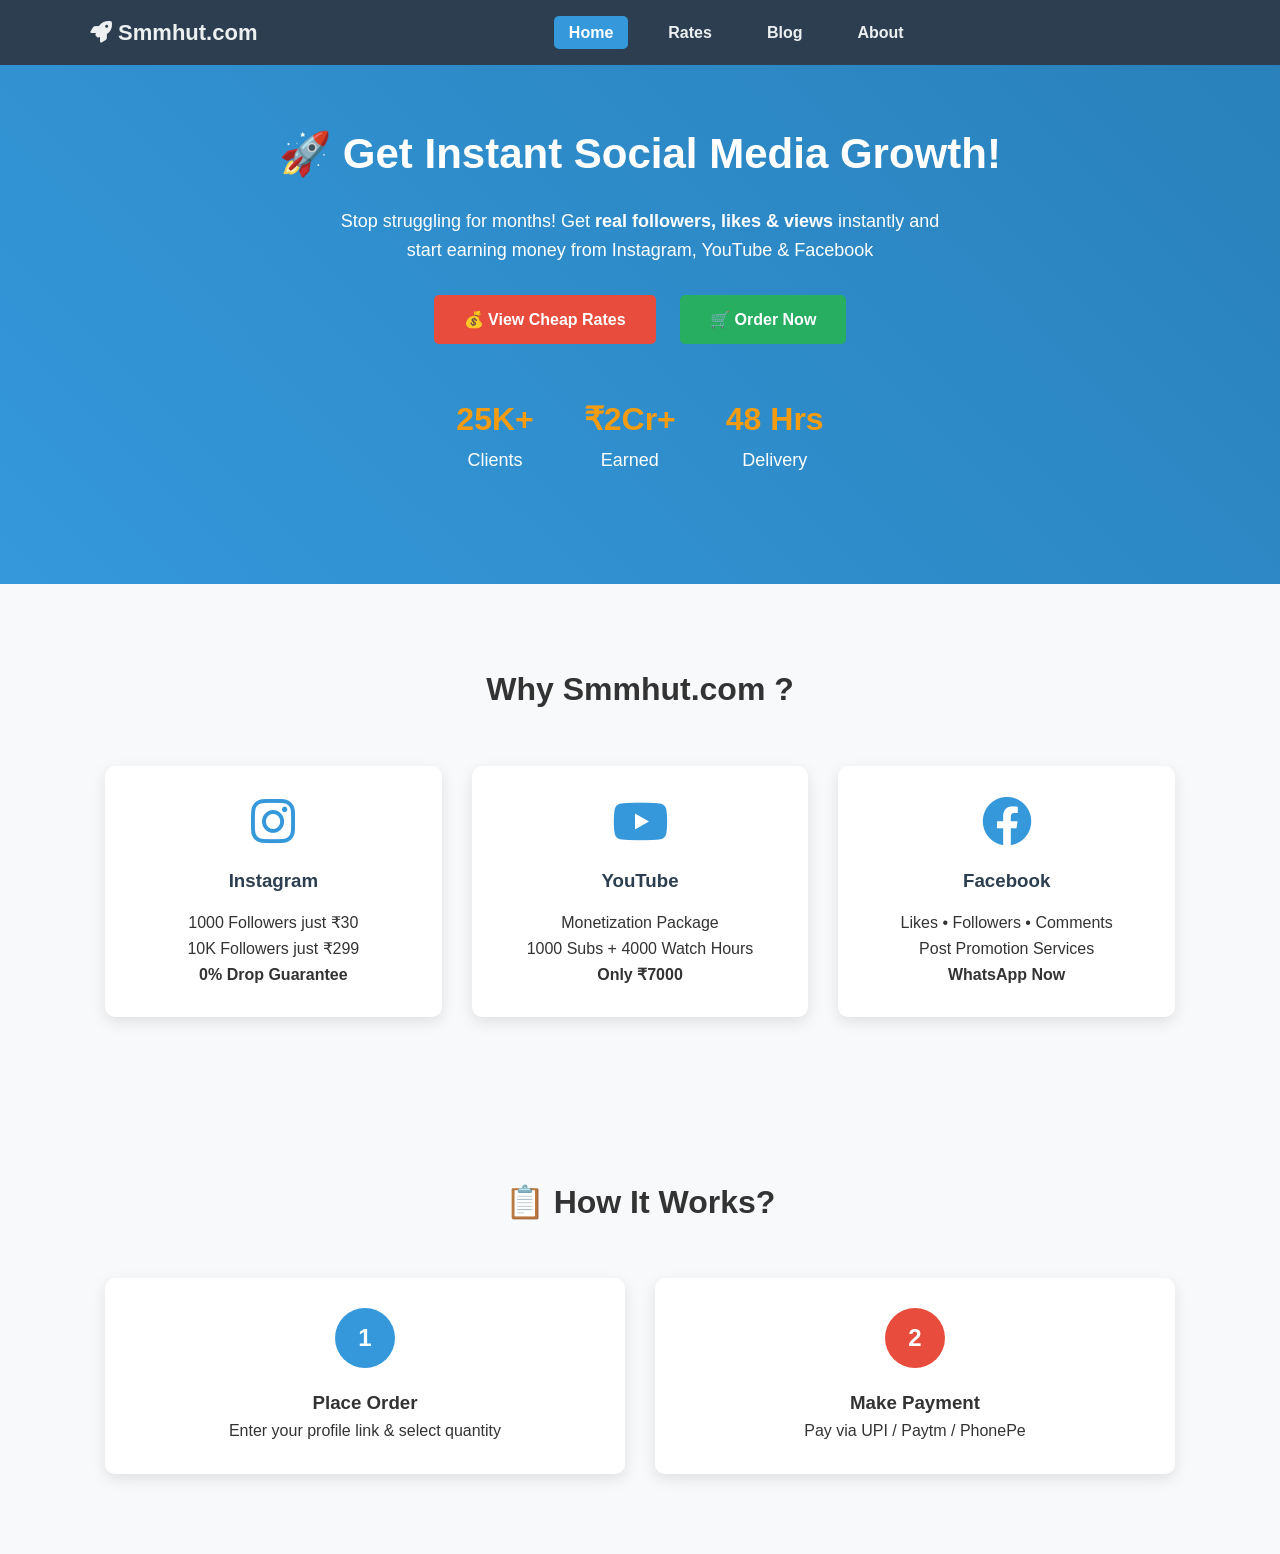
<file: index.html>
<!DOCTYPE html>
<html lang="en">
<head>
    <meta charset="UTF-8">
    <meta name="viewport" content="width=device-width, initial-scale=1.0">
    <title>Smmhut.com - #1 SMM Panel India</title>
    <link rel="stylesheet" href="mypage.css">
    <link rel="stylesheet" href="https://cdnjs.cloudflare.com/ajax/libs/font-awesome/6.0.0/css/all.min.css">
</head>
<body>
    <!-- Navigation -->
    <nav class="navbar">
        <div class="nav-container">
            <div class="logo">
                <h2><i class="fas fa-rocket"></i> Smmhut.com</h2>
            </div>
            <ul class="nav-menu">
                <li><a href="home.html" class="nav-link active">Home</a></li>
                <li><a href="rates.html" class="nav-link">Rates</a></li>
                <li><a href="blog.html" class="nav-link">Blog</a></li>
                <li><a href="about.html" class="nav-link">About</a></li>
            </ul>
            <div class="hamburger" onclick="toggleMenu()">
                <span></span>
                <span></span>
                <span></span>
            </div>
        </div>
    </nav>

    <!-- Main Hero -->
    <section class="hero">
        <div class="container">
            <h1>🚀 Get Instant Social Media Growth!</h1>
            <p>Stop struggling for months! Get <strong>real followers, likes & views</strong> instantly and start earning money from Instagram, YouTube & Facebook</p>
            
            <div style="margin: 30px 0;">
                <a href="rates.html" class="btn">💰 View Cheap Rates</a>
                <a href="rates.html#instagram" class="btn" style="background: #27ae60;">🛒 Order Now</a>
            </div>

            <!-- Live Stats -->
            <div class="hero-stats">
                <div class="stat">
                    <h3>25K+</h3>
                    <p>Clients</p>
                </div>
                <div class="stat">
                    <h3>₹2Cr+</h3>
                    <p>Earned</p>
                </div>
                <div class="stat">
                    <h3>48 Hrs</h3>
                    <p>Delivery</p>
                </div>
            </div>
        </div>
    </section>

    <!-- Why Choose Us -->
    <section class="services" id="services">
        <div class="container">
            <h2 class="section-title">Why Smmhut.com ?</h2>
            <div class="services-grid">
                <div class="service-card">
                    <i class="fab fa-instagram"></i>
                    <h3>Instagram</h3>
                    <p>1000 Followers just ₹30<br>10K Followers just ₹299<br><strong>0% Drop Guarantee</strong></p>
                </div>
                <div class="service-card">
                    <i class="fab fa-youtube"></i>
                    <h3>YouTube</h3>
                    <p>Monetization Package<br>1000 Subs + 4000 Watch Hours<br><strong>Only ₹7000</strong></p>
                </div>
                <div class="service-card">
                    <i class="fab fa-facebook"></i>
                    <h3>Facebook</h3>
                    <p>Likes • Followers • Comments<br>Post Promotion Services<br><strong>WhatsApp Now</strong></p>
                </div>
            </div>
        </div>
    </section>

    <!-- How It Works -->
    <section style="padding: 80px 0; background: #f8f9fa;">
        <div class="container">
            <h2 class="section-title" style="text-align: center; margin-bottom: 50px;">📋 How It Works?</h2>
            <div style="display: flex; gap: 30px; flex-wrap: wrap; justify-content: center;">
                <div style="flex: 1; min-width: 250px; text-align: center; padding: 30px; background: white; border-radius: 10px; box-shadow: 0 5px 15px rgba(0,0,0,0.1);">
                    <div style="width: 60px; height: 60px; background: #3498db; color: white; border-radius: 50%; margin: 0 auto 20px; display: flex; align-items: center; justify-content: center; font-size: 24px; font-weight: bold;">1</div>
                    <h3>Place Order</h3>
                    <p>Enter your profile link & select quantity</p>
                </div>
                <div style="flex: 1; min-width: 250px; text-align: center; padding: 30px; background: white; border-radius: 10px; box-shadow: 0 5px 15px rgba(0,0,0,0.1);">
                    <div style="width: 60px; height: 60px; background: #e74c3c; color: white; border-radius: 50%; margin: 0 auto 20px; display: flex; align-items: center; justify-content: center; font-size: 24px; font-weight: bold;">2</div>
                    <h3>Make Payment</h3>
                    <p>Pay via UPI / Paytm / PhonePe</p>
                </div>
                <div style="flex: 1; min
</file>
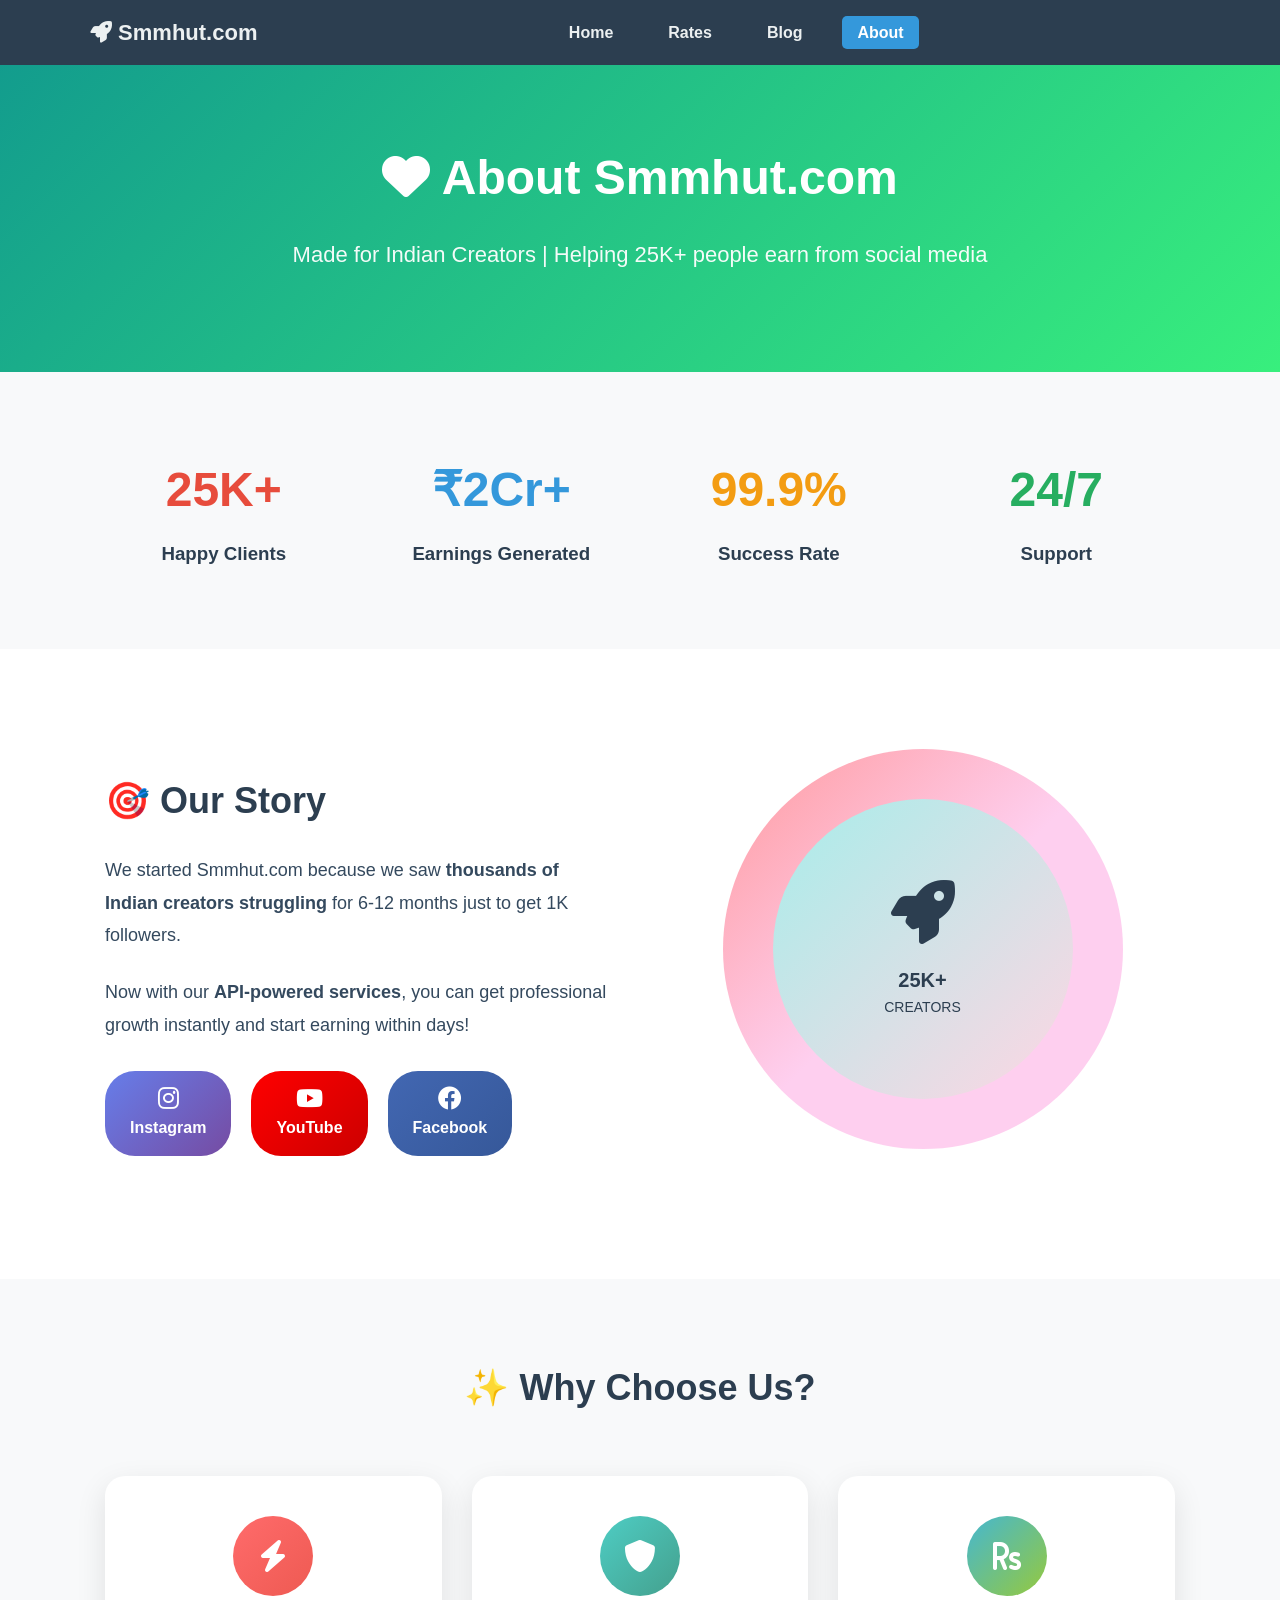
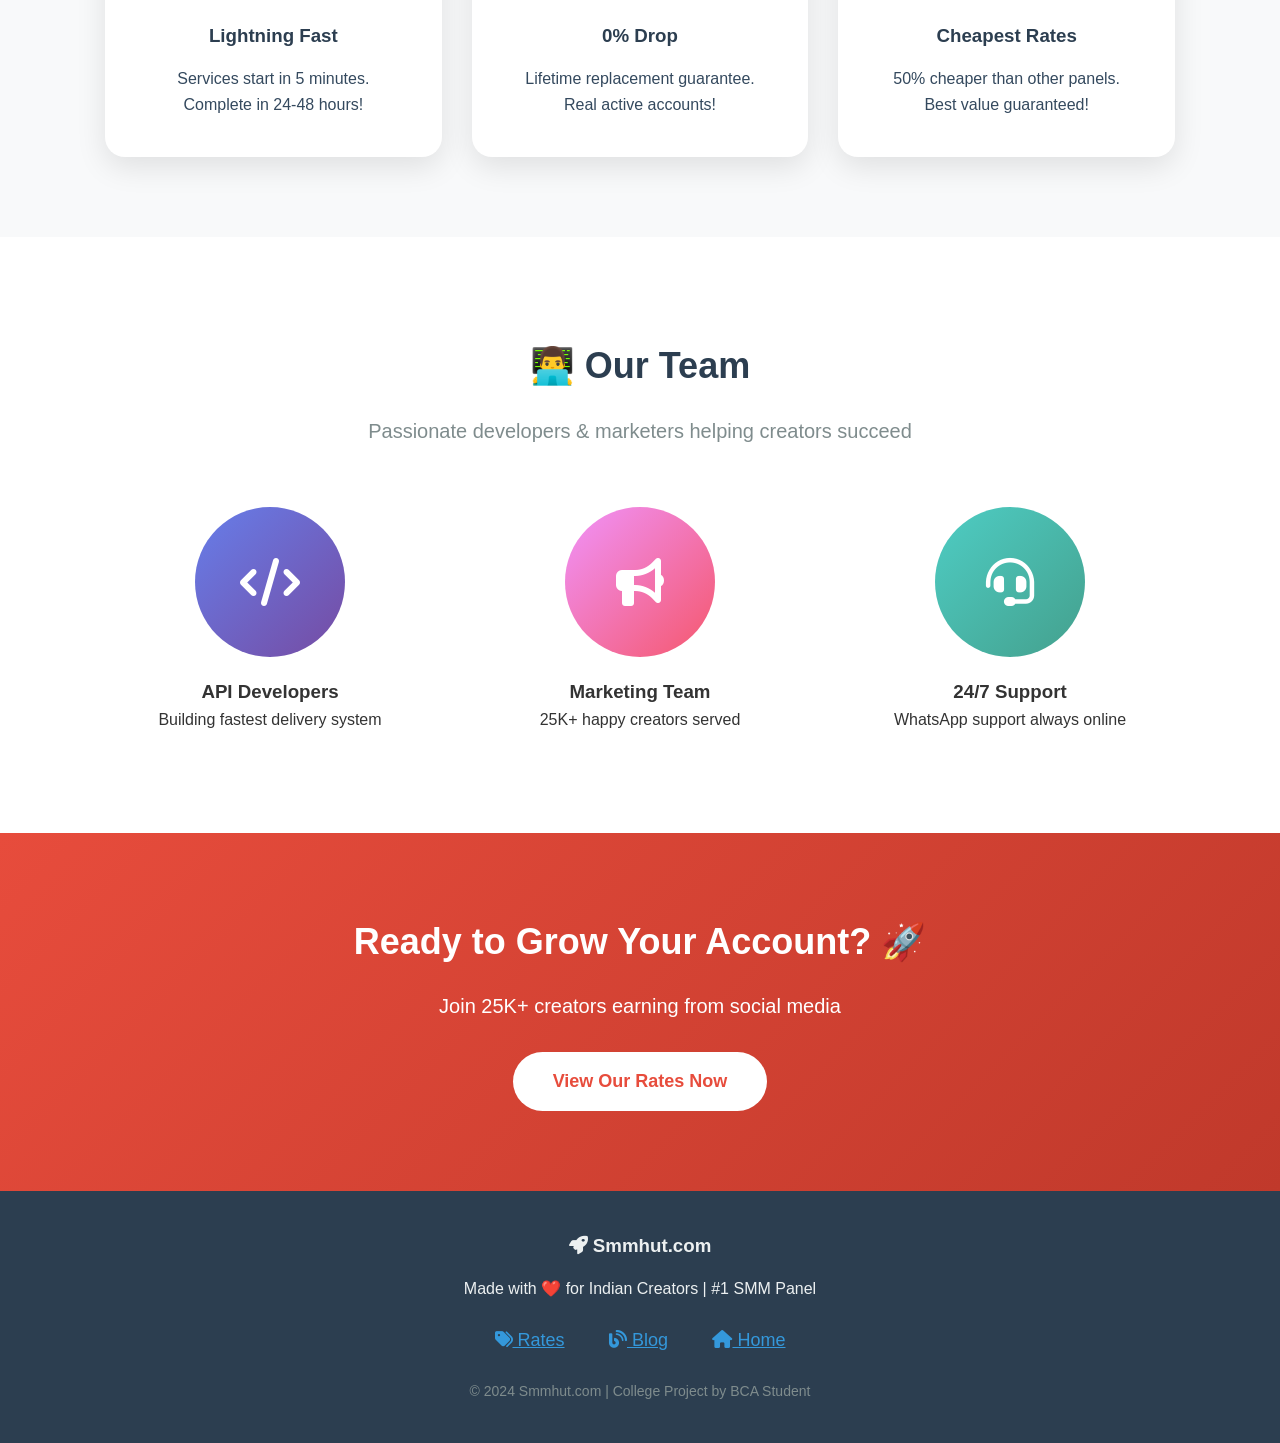
<file: about.html>
<!DOCTYPE html>
<html lang="en">
<head>
    <meta charset="UTF-8">
    <meta name="viewport" content="width=device-width, initial-scale=1.0">
    <title>About Us - Smmhut.com</title>
    <link rel="stylesheet" href="mypage.css">
    <link rel="stylesheet" href="https://cdnjs.cloudflare.com/ajax/libs/font-awesome/6.0.0/css/all.min.css">
</head>
<body>
    <!-- Navigation -->
    <nav class="navbar">
        <div class="nav-container">
            <div class="logo">
                <h2><i class="fas fa-rocket"></i> Smmhut.com</h2>
            </div>
            <ul class="nav-menu">
                <li><a href="home.html" class="nav-link">Home</a></li>
                <li><a href="rates.html" class="nav-link">Rates</a></li>
                <li><a href="blog.html" class="nav-link">Blog</a></li>
                <li><a href="about.html" class="nav-link active">About</a></li>
            </ul>
            <div class="hamburger" onclick="toggleMenu()">
                <span></span>
                <span></span>
                <span></span>
            </div>
        </div>
    </nav>

    <!-- Hero About -->
    <section class="about-hero" style="background: linear-gradient(135deg, #11998e 0%, #38ef7d 100%); color: white; padding: 140px 0 100px; text-align: center;">
        <div class="container">
            <h1 style="font-size: 48px; margin-bottom: 20px;"><i class="fas fa-heart"></i> About Smmhut.com</h1>
            <p style="font-size: 22px; max-width: 700px; margin: 0 auto; opacity: 0.95;">Made for Indian Creators | Helping 25K+ people earn from social media</p>
        </div>
    </section>

    <!-- Stats Section -->
    <section style="padding: 80px 0; background: #f8f9fa;">
        <div class="container">
            <div style="display: grid; grid-template-columns: repeat(auto-fit, minmax(220px, 1fr)); gap: 40px; text-align: center;">
                <div>
                    <div style="font-size: 48px; color: #e74c3c; font-weight: bold; margin-bottom: 10px;">25K+</div>
                    <h3 style="color: #2c3e50;">Happy Clients</h3>
                </div>
                <div>
                    <div style="font-size: 48px; color: #3498db; font-weight: bold; margin-bottom: 10px;">₹2Cr+</div>
                    <h3 style="color: #2c3e50;">Earnings Generated</h3>
                </div>
                <div>
                    <div style="font-size: 48px; color: #f39c12; font-weight: bold; margin-bottom: 10px;">99.9%</div>
                    <h3 style="color: #2c3e50;">Success Rate</h3>
                </div>
                <div>
                    <div style="font-size: 48px; color: #27ae60; font-weight: bold; margin-bottom: 10px;">24/7</div>
                    <h3 style="color: #2c3e50;">Support</h3>
                </div>
            </div>
        </div>
    </section>

    <!-- Our Story -->
    <section style="padding: 100px 0;">
        <div class="container">
            <div style="display: grid; grid-template-columns: 1fr 1fr; gap: 60px; align-items: center;">
                <div>
                    <h2 style="font-size: 36px; color: #2c3e50; margin-bottom: 25px;">🎯 Our Story</h2>
                    <p style="font-size: 18px; line-height: 1.8; margin-bottom: 25px; color: #34495e;">
                        We started Smmhut.com because we saw <strong>thousands of Indian creators struggling</strong> for 6-12 months just to get 1K followers.
                    </p>
                    <p style="font-size: 18px; line-height: 1.8; margin-bottom: 30px; color: #34495e;">
                        Now with our <strong>API-powered services</strong>, you can get professional growth instantly and start earning within days!
                    </p>
                    
                    <div style="display: flex; gap: 20px; flex-wrap: wrap;">
                        <div style="background: linear-gradient(135deg, #667eea 0%, #764ba2 100%); color: white; padding: 15px 25px; border-radius: 30px; text-align: center; font-weight: bold;">
                            <i class="fab fa-instagram" style="font-size: 24px; margin-bottom: 5px; display: block;"></i>
                            Instagram
                        </div>
                        <div style="background: linear-gradient(135deg, #ff0000 0%, #cc0000 100%); color: white; padding: 15px 25px; border-radius: 30px; text-align: center; font-weight: bold;">
                            <i class="fab fa-youtube" style="font-size: 24px; margin-bottom: 5px; display: block;"></i>
                            YouTube
                        </div>
                        <div style="background: linear-gradient(135deg, #4267B2 0%, #365899 100%); color: white; padding: 15px 25px; border-radius: 30px; text-align: center; font-weight: bold;">
                            <i class="fab fa-facebook" style="font-size: 24px; margin-bottom: 5px; display: block;"></i>
                            Facebook
                        </div>
                    </div>
                </div>
                <div style="text-align: center;">
                    <div style="width: 400px; height: 400px; background: linear-gradient(135deg, #ff9a9e 0%, #fecfef 50%, #fecfef 100%); border-radius: 50%; margin: 0 auto 30px; display: flex; align-items: center; justify-content: center; position: relative; overflow: hidden;">
                        <div style="width: 300px; height: 300px; background: linear-gradient(135deg, #a8edea 0%, #fed6e3 100%); border-radius: 50%; display: flex; flex-direction: column; align-items: center; justify-content: center; font-size: 48px; color: #2c3e50;">
                            <i class="fas fa-rocket" style="font-size: 64px; margin-bottom: 20px;"></i>
                            <div style="font-size: 20px; font-weight: bold;">25K+</div>
                            <div style="font-size: 14px;">CREATORS</div>
                        </div>
                    </div>
                </div>
            </div>
        </div>
    </section>

    <!-- Features -->
    <section style="padding: 80px 0; background: #f8f9fa;">
        <div class="container">
            <h2 style="text-align: center; font-size: 36px; color: #2c3e50; margin-bottom: 60px;">✨ Why Choose Us?</h2>
            <div style="display: grid; grid-template-columns: repeat(auto-fit, minmax(280px, 1fr)); gap: 30px;">
                <div style="background: white; padding: 40px; border-radius: 20px; text-align: center; box-shadow: 0 10px 30px rgba(0,0,0,0.1); transition: transform 0.3s;">
                    <div style="width: 80px; height: 80px; background: linear-gradient(135deg, #ff6b6b 0%, #ee5a52 100%); border-radius: 50%; margin: 0 auto 25px; display: flex; align-items: center; justify-content: center; font-size: 32px; color: white;">
                        <i class="fas fa-bolt"></i>
                    </div>
                    <h3 style="color: #2c3e50; margin-bottom: 15px;">Lightning Fast</h3>
                    <p style="color: #34495e; font-size: 16px;">Services start in 5 minutes. Complete in 24-48 hours!</p>
                </div>
                <div style="background: white; padding: 40px; border-radius: 20px; text-align: center; box-shadow: 0 10px 30px rgba(0,0,0,0.1); transition: transform 0.3s;">
                    <div style="width: 80px; height: 80px; background: linear-gradient(135deg, #4ecdc4 0%, #44a08d 100%); border-radius: 50%; margin: 0 auto 25px; display: flex; align-items: center; justify-content: center; font-size: 32px; color: white;">
                        <i class="fas fa-shield-alt"></i>
                    </div>
                    <h3 style="color: #2c3e50; margin-bottom: 15px;">0% Drop</h3>
                    <p style="color: #34495e; font-size: 16px;">Lifetime replacement guarantee. Real active accounts!</p>
                </div>
                <div style="background: white; padding: 40px; border-radius: 20px; text-align: center; box-shadow: 0 10px 30px rgba(0,0,0,0.1); transition: transform 0.3s;">
                    <div style="width: 80px; height: 80px; background: linear-gradient(135deg, #45b7d1 0%, #96c93d 100%); border-radius: 50%; margin: 0 auto 25px; display: flex; align-items: center; justify-content: center; font-size: 32px; color: white;">
                        <i class="fas fa-rupee-sign"></i>
                    </div>
                    <h3 style="color: #2c3e50; margin-bottom: 15px;">Cheapest Rates</h3>
                    <p style="color: #34495e; font-size: 16px;">50% cheaper than other panels. Best value guaranteed!</p>
                </div>
            </div>
        </div>
    </section>

    <!-- Team -->
    <section style="padding: 100px 0;">
        <div class="container">
            <h2 style="text-align: center; font-size: 36px; color: #2c3e50; margin-bottom: 20px;">👨‍💻 Our Team</h2>
            <p style="text-align: center; font-size: 20px; color: #7f8c8d; margin-bottom: 60px;">Passionate developers & marketers helping creators succeed</p>
            
            <div style="display: grid; grid-template-columns: repeat(auto-fit, minmax(250px, 1fr)); gap: 40px;">
                <div style="text-align: center;">
                    <div style="width: 150px; height: 150px; background: linear-gradient(135deg, #667eea 0%, #764ba2 100%); border-radius: 50%; margin: 0 auto 20px; display: flex; align-items: center; justify-content: center; font-size: 48px; color: white;">
                        <i class="fas fa-code"></i>
                    </div>
                    <h3>API Developers</h3>
                    <p>Building fastest delivery system</p>
                </div>
                <div style="text-align: center;">
                    <div style="width: 150px; height: 150px; background: linear-gradient(135deg, #f093fb 0%, #f5576c 100%); border-radius: 50%; margin: 0 auto 20px; display: flex; align-items: center; justify-content: center; font-size: 48px; color: white;">
                        <i class="fas fa-bullhorn"></i>
                    </div>
                    <h3>Marketing Team</h3>
                    <p>25K+ happy creators served</p>
                </div>
                <div style="text-align: center;">
                    <div style="width: 150px; height: 150px; background: linear-gradient(135deg, #4ecdc4 0%, #44a08d 100%); border-radius: 50%; margin: 0 auto 20px; display: flex; align-items: center; justify-content: center; font-size: 48px; color: white;">
                        <i class="fas fa-headset"></i>
                    </div>
                    <h3>24/7 Support</h3>
                    <p>WhatsApp support always online</p>
                </div>
            </div>
        </div>
    </section>

    <!-- CTA -->
    <section style="background: linear-gradient(135deg, #e74c3c 0%, #c0392b 100%); color: white; padding: 80px 0; text-align: center;">
        <div class="container">
            <h2 style="font-size: 36px; margin-bottom: 20px;">Ready to Grow Your Account? 🚀</h2>
            <p style="font-size: 20px; margin-bottom: 30px;">Join 25K+ creators earning from social media</p>
            <a href="rates.html" class="btn" style="background: white; color: #e74c3c; font-size: 18px; padding: 15px 40px; text-decoration: none; border-radius: 30px; font-weight: bold;">View Our Rates Now</a>
        </div>
    </section>

    <!-- Footer -->
    <footer style="background: #2c3e50; color: #ecf0f1; padding: 40px 0; text-align: center;">
        <div class="container">
            <h3 style="margin-bottom: 15px;"><i class="fas fa-rocket"></i> Smmhut.com</h3>
            <p>Made with ❤️ for Indian Creators | #1 SMM Panel</p>
            <div style="margin-top: 25px;">
                <a href="rates.html" style="color: #3498db; margin: 0 20px; font-size: 18px;"><i class="fas fa-tags"></i> Rates</a>
                <a href="blog.html" style="color: #3498db; margin: 0 20px; font-size: 18px;"><i class="fas fa-blog"></i> Blog</a>
                <a href="home.html" style="color: #3498db; margin: 0 20px; font-size: 18px;"><i class="fas fa-home"></i> Home</a>
            </div>
            <p style="margin-top: 25px; color: #7f8c8d; font-size: 14px;">© 2024 Smmhut.com | College Project by BCA Student</p>
        </div>
    </footer>

    <script src="mypage.js"></script>
</body>
</html>
</file>
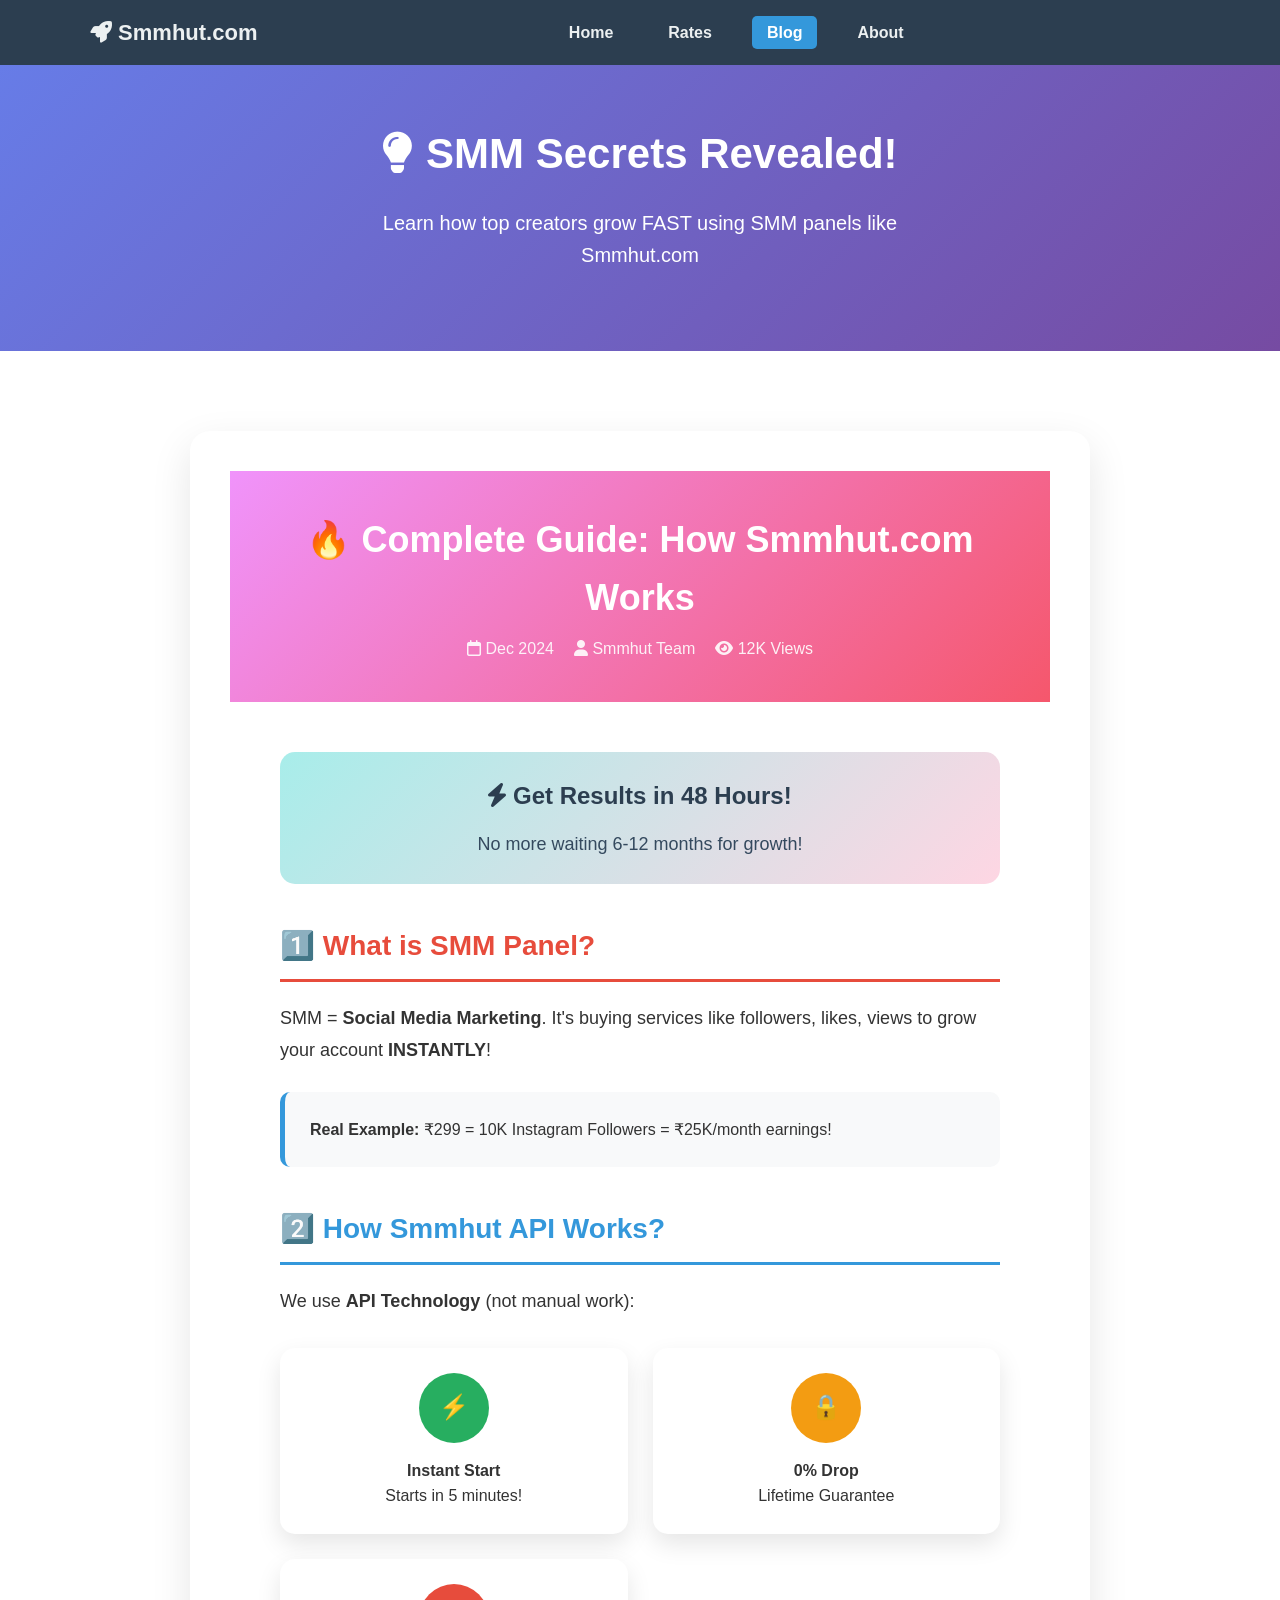
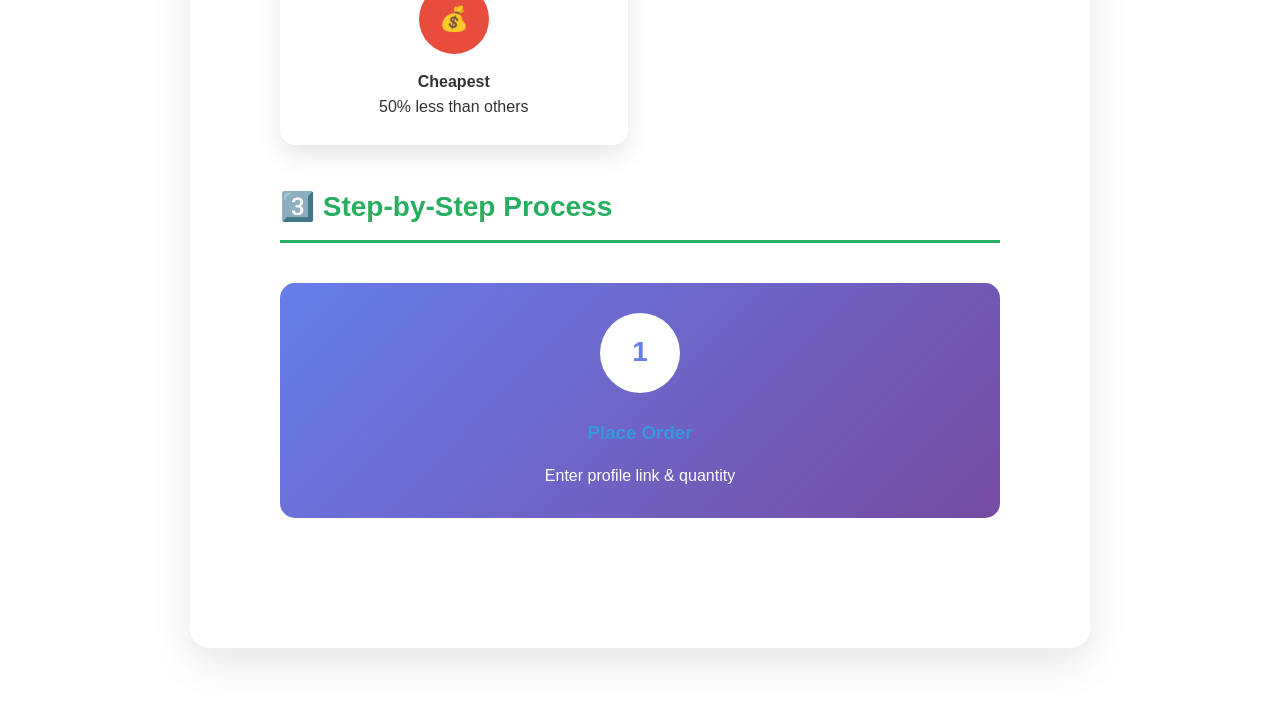
<file: blog.html>
<!DOCTYPE html>
<html lang="en">
<head>
    <meta charset="UTF-8">
    <meta name="viewport" content="width=device-width, initial-scale=1.0">
    <title>Blog - Smmhut.com</title>
    <link rel="stylesheet" href="mypage.css">
    <link rel="stylesheet" href="https://cdnjs.cloudflare.com/ajax/libs/font-awesome/6.0.0/css/all.min.css">
</head>
<body>
    <!-- Navigation -->
    <nav class="navbar">
        <div class="nav-container">
            <div class="logo">
                <h2><i class="fas fa-rocket"></i> Smmhut.com</h2>
            </div>
            <ul class="nav-menu">
                <li><a href="home.html" class="nav-link">Home</a></li>
                <li><a href="rates.html" class="nav-link">Rates</a></li>
                <li><a href="blog.html" class="nav-link active">Blog</a></li>
                <li><a href="about.html" class="nav-link">About</a></li>
            </ul>
            <div class="hamburger" onclick="toggleMenu()">
                <span></span>
                <span></span>
                <span></span>
            </div>
        </div>
    </nav>

    <!-- Blog Hero -->
    <section class="blog-hero" style="background: linear-gradient(135deg, #667eea 0%, #764ba2 100%); color: white; padding: 120px 0 80px; text-align: center;">
        <div class="container">
            <h1 style="font-size: 42px; margin-bottom: 20px;"><i class="fas fa-lightbulb"></i> SMM Secrets Revealed!</h1>
            <p style="font-size: 20px; max-width: 600px; margin: 0 auto;">Learn how top creators grow FAST using SMM panels like Smmhut.com</p>
        </div>
    </section>

    <!-- Main Blog Post -->
    <section style="padding: 80px 0;">
        <div class="container">
            <div class="blog-post" style="max-width: 900px; margin: 0 auto; background: white; border-radius: 20px; box-shadow: 0 15px 40px rgba(0,0,0,0.1); overflow: hidden;">
                
                <!-- Header -->
                <div style="background: linear-gradient(135deg, #f093fb 0%, #f5576c 100%); padding: 40px; text-align: center; color: white;">
                    <h1 style="font-size: 36px; margin-bottom: 10px;">🔥 Complete Guide: How Smmhut.com Works</h1>
                    <div style="display: flex; justify-content: center; align-items: center; gap: 20px; font-size: 16px; opacity: 0.9;">
                        <span><i class="far fa-calendar"></i> Dec 2024</span>
                        <span><i class="fas fa-user"></i> Smmhut Team</span>
                        <span><i class="fas fa-eye"></i> 12K Views</span>
                    </div>
                </div>

                <!-- Content -->
                <div style="padding: 50px;">
                    
                    <div style="background: linear-gradient(135deg, #a8edea 0%, #fed6e3 100%); padding: 25px; border-radius: 15px; margin-bottom: 40px; text-align: center;">
                        <h2 style="color: #2c3e50; margin-bottom: 15px;"><i class="fas fa-bolt"></i> Get Results in 48 Hours!</h2>
                        <p style="font-size: 18px; color: #34495e;">No more waiting 6-12 months for growth!</p>
                    </div>

                    <h2 style="color: #e74c3c; font-size: 28px; margin: 40px 0 20px; border-bottom: 3px solid #e74c3c; padding-bottom: 10px;">1️⃣ What is SMM Panel?</h2>
                    <p style="font-size: 18px; line-height: 1.8; margin-bottom: 25px;">
                        SMM = <strong>Social Media Marketing</strong>. It's buying services like followers, likes, views to grow your account <strong>INSTANTLY</strong>!
                    </p>
                    <div style="background: #f8f9fa; padding: 25px; border-radius: 10px; border-left: 5px solid #3498db; margin-bottom: 30px;">
                        <p><strong>Real Example:</strong> ₹299 = 10K Instagram Followers = ₹25K/month earnings!</p>
                    </div>

                    <h2 style="color: #3498db; font-size: 28px; margin: 40px 0 20px; border-bottom: 3px solid #3498db; padding-bottom: 10px;">2️⃣ How Smmhut API Works?</h2>
                    <p style="font-size: 18px; line-height: 1.8; margin-bottom: 25px;">
                        We use <strong>API Technology</strong> (not manual work):
                    </p>

                    <div style="display: grid; grid-template-columns: repeat(auto-fit, minmax(250px, 1fr)); gap: 25px; margin: 30px 0;">
                        <div style="background: white; padding: 25px; border-radius: 15px; box-shadow: 0 10px 25px rgba(0,0,0,0.1); text-align: center;">
                            <div style="width: 70px; height: 70px; background: #27ae60; color: white; border-radius: 50%; margin: 0 auto 15px; display: flex; align-items: center; justify-content: center; font-size: 24px;">⚡</div>
                            <h4>Instant Start</h4>
                            <p>Starts in 5 minutes!</p>
                        </div>
                        <div style="background: white; padding: 25px; border-radius: 15px; box-shadow: 0 10px 25px rgba(0,0,0,0.1); text-align: center;">
                            <div style="width: 70px; height: 70px; background: #f39c12; color: white; border-radius: 50%; margin: 0 auto 15px; display: flex; align-items: center; justify-content: center; font-size: 24px;">🔒</div>
                            <h4>0% Drop</h4>
                            <p>Lifetime Guarantee</p>
                        </div>
                        <div style="background: white; padding: 25px; border-radius: 15px; box-shadow: 0 10px 25px rgba(0,0,0,0.1); text-align: center;">
                            <div style="width: 70px; height: 70px; background: #e74c3c; color: white; border-radius: 50%; margin: 0 auto 15px; display: flex; align-items: center; justify-content: center; font-size: 24px;">💰</div>
                            <h4>Cheapest</h4>
                            <p>50% less than others</p>
                        </div>
                    </div>

                    <h2 style="color: #27ae60; font-size: 28px; margin: 40px 0 20px; border-bottom: 3px solid #27ae60; padding-bottom: 10px;">3️⃣ Step-by-Step Process</h2>
                    
                    <div style="display: flex; gap: 30px; flex-wrap: wrap; justify-content: center; margin: 40px 0;">
                        <div style="flex: 1; min-width: 280px; text-align: center; padding: 30px; background: linear-gradient(135deg, #667eea 0%, #764ba2 100%); color: white; border-radius: 15px;">
                            <div style="width: 80px; height: 80px; background: white; color: #667eea; border-radius: 50%; margin: 0 auto 20px; display: flex; align-items: center; justify-content: center; font-size: 28px; font-weight: bold;">1</div>
                            <h3>Place Order</h3>
                            <p>Enter profile link & quantity</p>
                        </div>
                        <div style="flex: 1; min-width: 280px; text-align: center; padding: 30px; background: linear-gradient(135deg, #f093fb 0%, #f5576c 100%); color: white; border-radius: 15
</file>
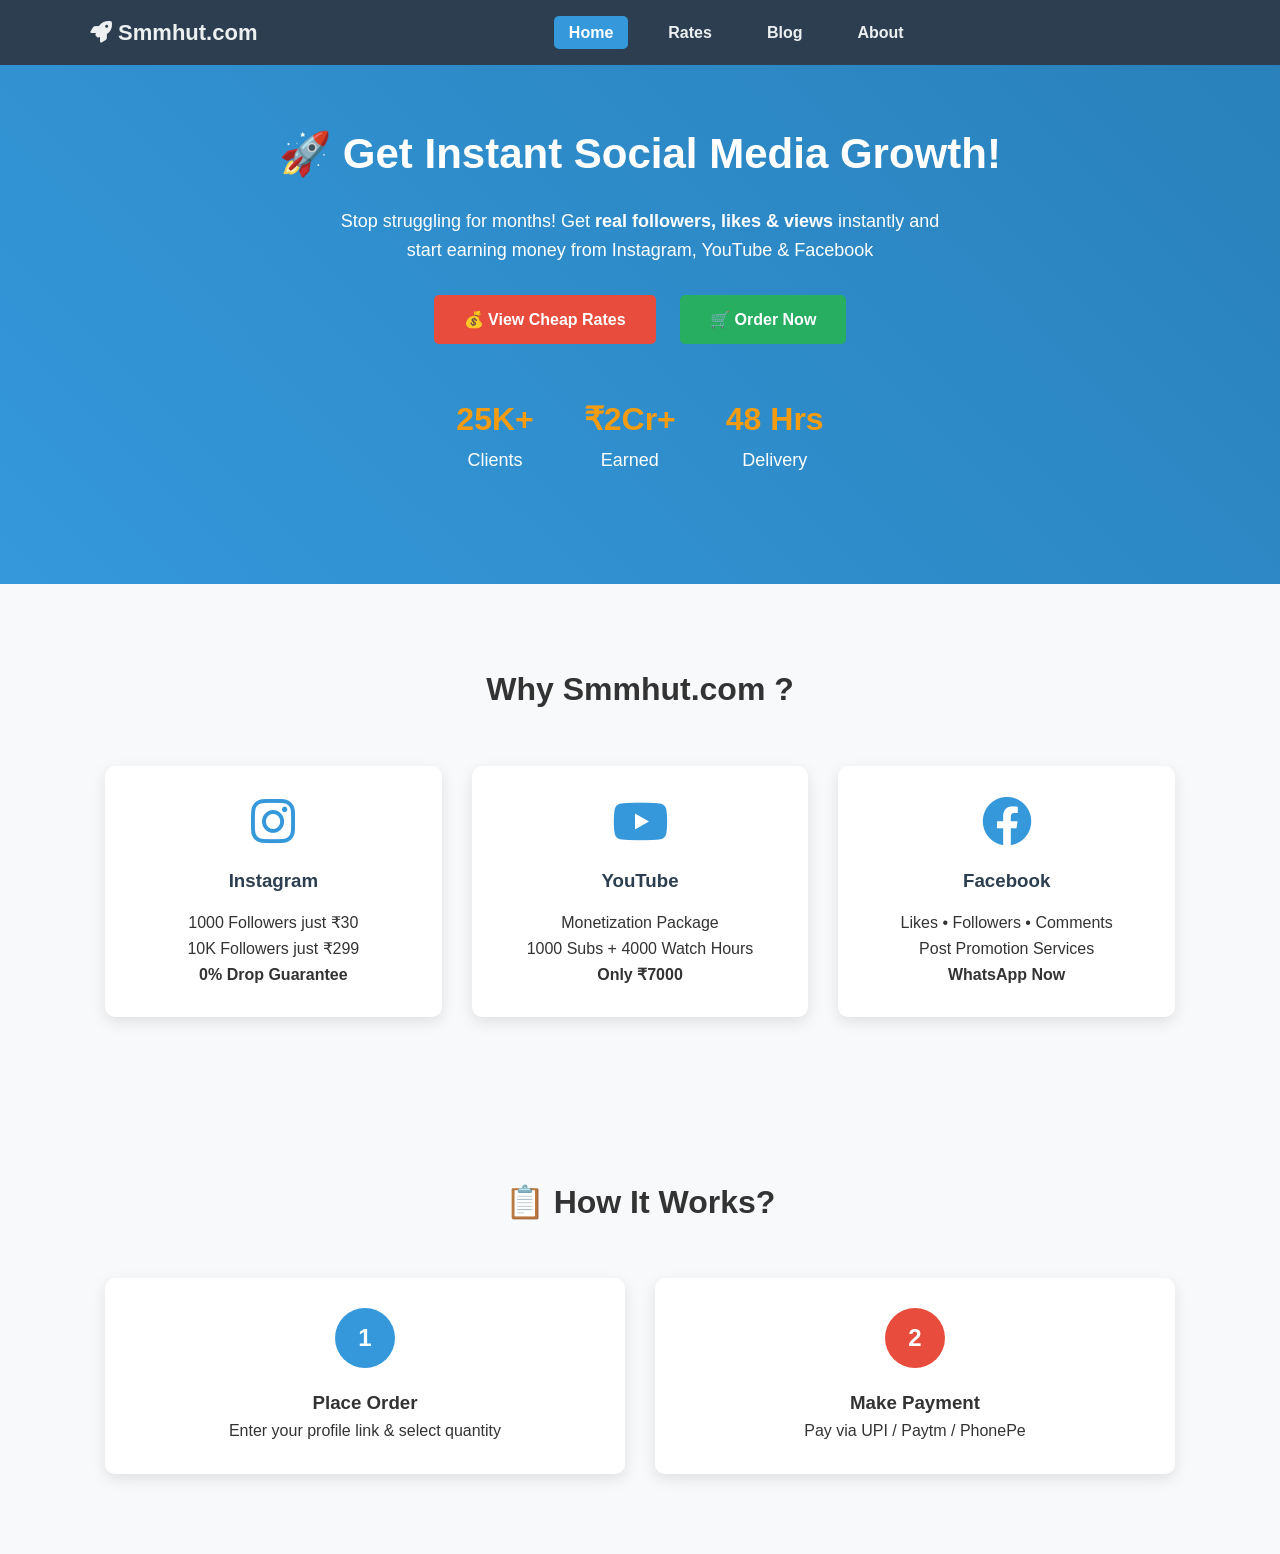
<file: home.html>
<!DOCTYPE html>
<html lang="en">
<head>
    <meta charset="UTF-8">
    <meta name="viewport" content="width=device-width, initial-scale=1.0">
    <title>Smmhut.com - #1 SMM Panel India</title>
    <link rel="stylesheet" href="mypage.css">
    <link rel="stylesheet" href="https://cdnjs.cloudflare.com/ajax/libs/font-awesome/6.0.0/css/all.min.css">
</head>
<body>
    <!-- Navigation -->
    <nav class="navbar">
        <div class="nav-container">
            <div class="logo">
                <h2><i class="fas fa-rocket"></i> Smmhut.com</h2>
            </div>
            <ul class="nav-menu">
                <li><a href="home.html" class="nav-link active">Home</a></li>
                <li><a href="rates.html" class="nav-link">Rates</a></li>
                <li><a href="blog.html" class="nav-link">Blog</a></li>
                <li><a href="about.html" class="nav-link">About</a></li>
            </ul>
            <div class="hamburger" onclick="toggleMenu()">
                <span></span>
                <span></span>
                <span></span>
            </div>
        </div>
    </nav>

    <!-- Main Hero -->
    <section class="hero">
        <div class="container">
            <h1>🚀 Get Instant Social Media Growth!</h1>
            <p>Stop struggling for months! Get <strong>real followers, likes & views</strong> instantly and start earning money from Instagram, YouTube & Facebook</p>
            
            <div style="margin: 30px 0;">
                <a href="rates.html" class="btn">💰 View Cheap Rates</a>
                <a href="rates.html#instagram" class="btn" style="background: #27ae60;">🛒 Order Now</a>
            </div>

            <!-- Live Stats -->
            <div class="hero-stats">
                <div class="stat">
                    <h3>25K+</h3>
                    <p>Clients</p>
                </div>
                <div class="stat">
                    <h3>₹2Cr+</h3>
                    <p>Earned</p>
                </div>
                <div class="stat">
                    <h3>48 Hrs</h3>
                    <p>Delivery</p>
                </div>
            </div>
        </div>
    </section>

    <!-- Why Choose Us -->
    <section class="services" id="services">
        <div class="container">
            <h2 class="section-title">Why Smmhut.com ?</h2>
            <div class="services-grid">
                <div class="service-card">
                    <i class="fab fa-instagram"></i>
                    <h3>Instagram</h3>
                    <p>1000 Followers just ₹30<br>10K Followers just ₹299<br><strong>0% Drop Guarantee</strong></p>
                </div>
                <div class="service-card">
                    <i class="fab fa-youtube"></i>
                    <h3>YouTube</h3>
                    <p>Monetization Package<br>1000 Subs + 4000 Watch Hours<br><strong>Only ₹7000</strong></p>
                </div>
                <div class="service-card">
                    <i class="fab fa-facebook"></i>
                    <h3>Facebook</h3>
                    <p>Likes • Followers • Comments<br>Post Promotion Services<br><strong>WhatsApp Now</strong></p>
                </div>
            </div>
        </div>
    </section>

    <!-- How It Works -->
    <section style="padding: 80px 0; background: #f8f9fa;">
        <div class="container">
            <h2 class="section-title" style="text-align: center; margin-bottom: 50px;">📋 How It Works?</h2>
            <div style="display: flex; gap: 30px; flex-wrap: wrap; justify-content: center;">
                <div style="flex: 1; min-width: 250px; text-align: center; padding: 30px; background: white; border-radius: 10px; box-shadow: 0 5px 15px rgba(0,0,0,0.1);">
                    <div style="width: 60px; height: 60px; background: #3498db; color: white; border-radius: 50%; margin: 0 auto 20px; display: flex; align-items: center; justify-content: center; font-size: 24px; font-weight: bold;">1</div>
                    <h3>Place Order</h3>
                    <p>Enter your profile link & select quantity</p>
                </div>
                <div style="flex: 1; min-width: 250px; text-align: center; padding: 30px; background: white; border-radius: 10px; box-shadow: 0 5px 15px rgba(0,0,0,0.1);">
                    <div style="width: 60px; height: 60px; background: #e74c3c; color: white; border-radius: 50%; margin: 0 auto 20px; display: flex; align-items: center; justify-content: center; font-size: 24px; font-weight: bold;">2</div>
                    <h3>Make Payment</h3>
                    <p>Pay via UPI / Paytm / PhonePe</p>
                </div>
                <div style="flex: 1; min
</file>
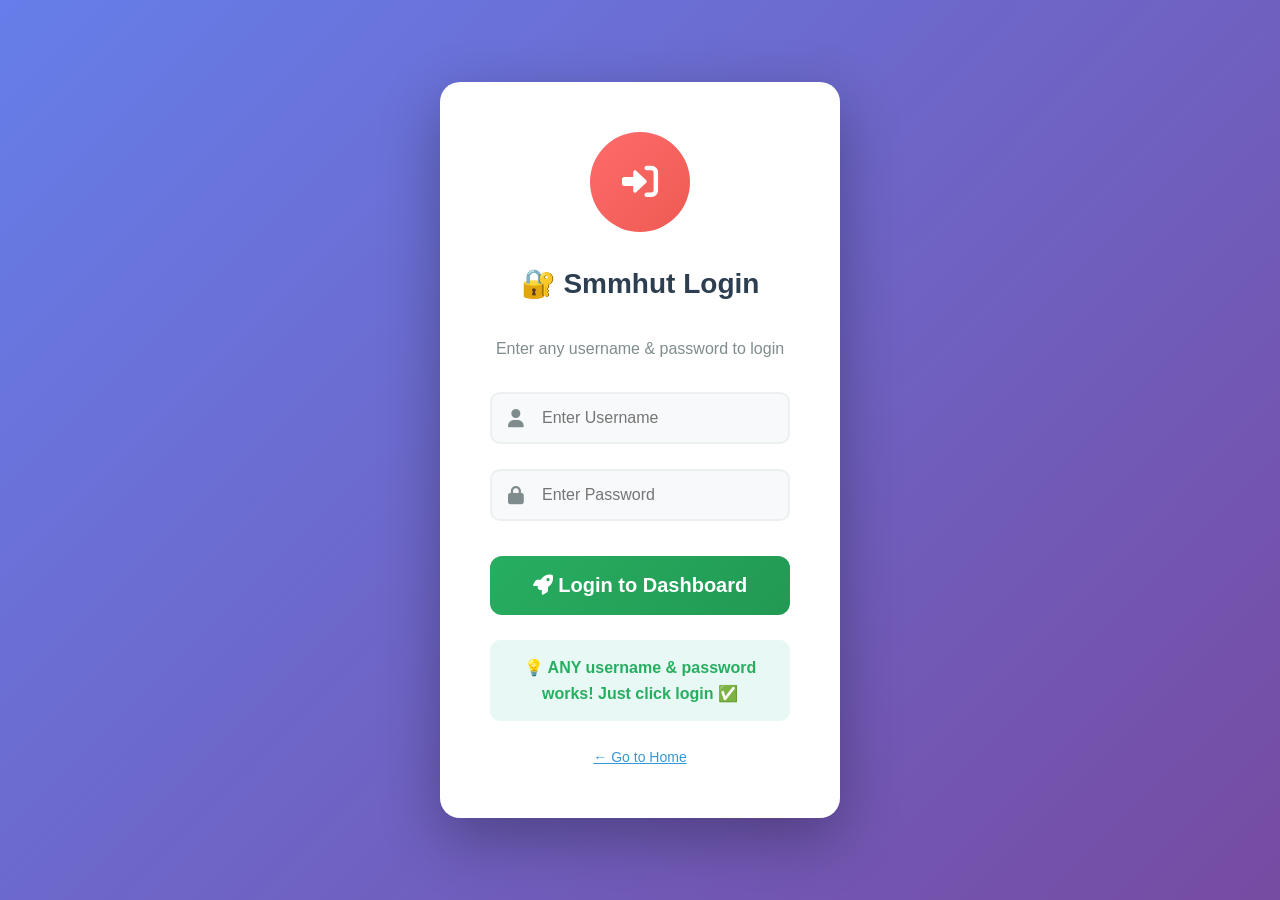
<file: login1.html>
<!DOCTYPE html>
<html lang="en">
<head>
    <meta charset="UTF-8">
    <meta name="viewport" content="width=device-width, initial-scale=1.0">
    <title>Login - Smmhut.com</title>
    <link rel="stylesheet" href="mypage.css">
    <link rel="stylesheet" href="https://cdnjs.cloudflare.com/ajax/libs/font-awesome/6.0.0/css/all.min.css">
    <style>
        .login-container {
            min-height: 100vh;
            background: linear-gradient(135deg, #667eea 0%, #764ba2 100%);
            display: flex;
            align-items: center;
            justify-content: center;
            padding: 20px;
        }
        
        .login-box {
            background: white;
            padding: 50px;
            border-radius: 20px;
            box-shadow: 0 20px 60px rgba(0,0,0,0.3);
            width: 100%;
            max-width: 400px;
            text-align: center;
        }
        
        .login-logo {
            width: 100px;
            height: 100px;
            background: linear-gradient(135deg, #ff6b6b 0%, #ee5a52 100%);
            border-radius: 50%;
            margin: 0 auto 30px;
            display: flex;
            align-items: center;
            justify-content: center;
            font-size: 36px;
            color: white;
            animation: bounce 2s infinite;
        }
        
        @keyframes bounce {
            0%, 20%, 50%, 80%, 100% { transform: translateY(0); }
            40% { transform: translateY(-10px); }
            60% { transform: translateY(-5px); }
        }
        
        .login-box h2 {
            color: #2c3e50;
            margin-bottom: 30px;
            font-size: 28px;
        }
        
        .input-group {
            position: relative;
            margin-bottom: 25px;
        }
        
        .input-group input {
            width: 100%;
            padding: 15px 20px 15px 50px;
            border: 2px solid #ecf0f1;
            border-radius: 10px;
            font-size: 16px;
            transition: all 0.3s;
            background: #f8f9fa;
        }
        
        .input-group input:focus {
            outline: none;
            border-color: #27ae60;
            background: white;
            box-shadow: 0 0 0 3px rgba(39, 174, 96, 0.1);
        }
        
        .input-group i {
            position: absolute;
            left: 18px;
            top: 50%;
            transform: translateY(-50%);
            color: #7f8c8d;
            font-size: 18px;
        }
        
        .login-btn {
            width: 100%;
            padding: 18px;
            background: linear-gradient(135deg, #27ae60 0%, #229954 100%);
            color: white;
            border: none;
            border-radius: 12px;
            font-size: 20px;
            font-weight: bold;
            cursor: pointer;
            transition: all 0.3s;
            margin-top: 10px;
        }
        
        .login-btn:hover {
            transform: translateY(-3px);
            box-shadow: 0 15px 35px rgba(39, 174, 96, 0.4);
        }
        
        .success-msg {
            background: linear-gradient(135deg, #a8e6cf 0%, #dcedc1 100%);
            color: #2c3e50;
            padding: 15px;
            border-radius: 10px;
            margin-top: 20px;
            border: 2px solid #27ae60;
            display: none;
            animation: slideIn 0.5s ease;
        }
        
        @keyframes slideIn {
            from { opacity: 0; transform: translateY(20px); }
            to { opacity: 1; transform: translateY(0); }
        }
        
        .demo-text {
            margin-top: 25px;
            padding: 15px;
            background: #e8f8f5;
            border-radius: 10px;
            color: #27ae60;
            font-weight: bold;
        }
    </style>
</head>
<body>
    <div class="login-container">
        <div class="login-box">
            <div class="login-logo">
                <i class="fas fa-sign-in-alt"></i>
            </div>
            
            <h2>🔐 Smmhut Login</h2>
            <p style="color: #7f8c8d; margin-bottom: 30px;">Enter any username & password to login</p>
            
            <form id="loginForm">
                <div class="input-group">
                    <i class="fas fa-user"></i>
                    <input type="text" id="username" placeholder="Enter Username" required>
                </div>
                
                <div class="input-group">
                    <i class="fas fa-lock"></i>
                    <input type="password" id="password" placeholder="Enter Password" required>
                </div>
                
                <button type="submit" class="login-btn">
                    <i class="fas fa-rocket"></i> Login to Dashboard
                </button>
            </form>
            
            <div id="successMsg" class="success-msg">
                ✅ Login Successful! Redirecting to Home...
            </div>
            
            <div class="demo-text">
                💡 <strong>ANY</strong> username & password works! Just click login ✅
            </div>
            
            <p style="margin-top: 25px; color: #7f8c8d; font-size: 14px;">
                <a href="home.html" style="color: #3498db;">← Go to Home</a>
            </p>
        </div>
    </div>

    <script>
        document.getElementById('loginForm').addEventListener('submit', function(e) {
            e.preventDefault();
            
            // Show success message
            const successMsg = document.getElementById('successMsg');
            successMsg.style.display = 'block';
            
            // 2 second delay then redirect
            setTimeout(function() {
                window.location.href = 'home.html';
            }, 1500);
        });
    </script>
</body>
</html>
</file>
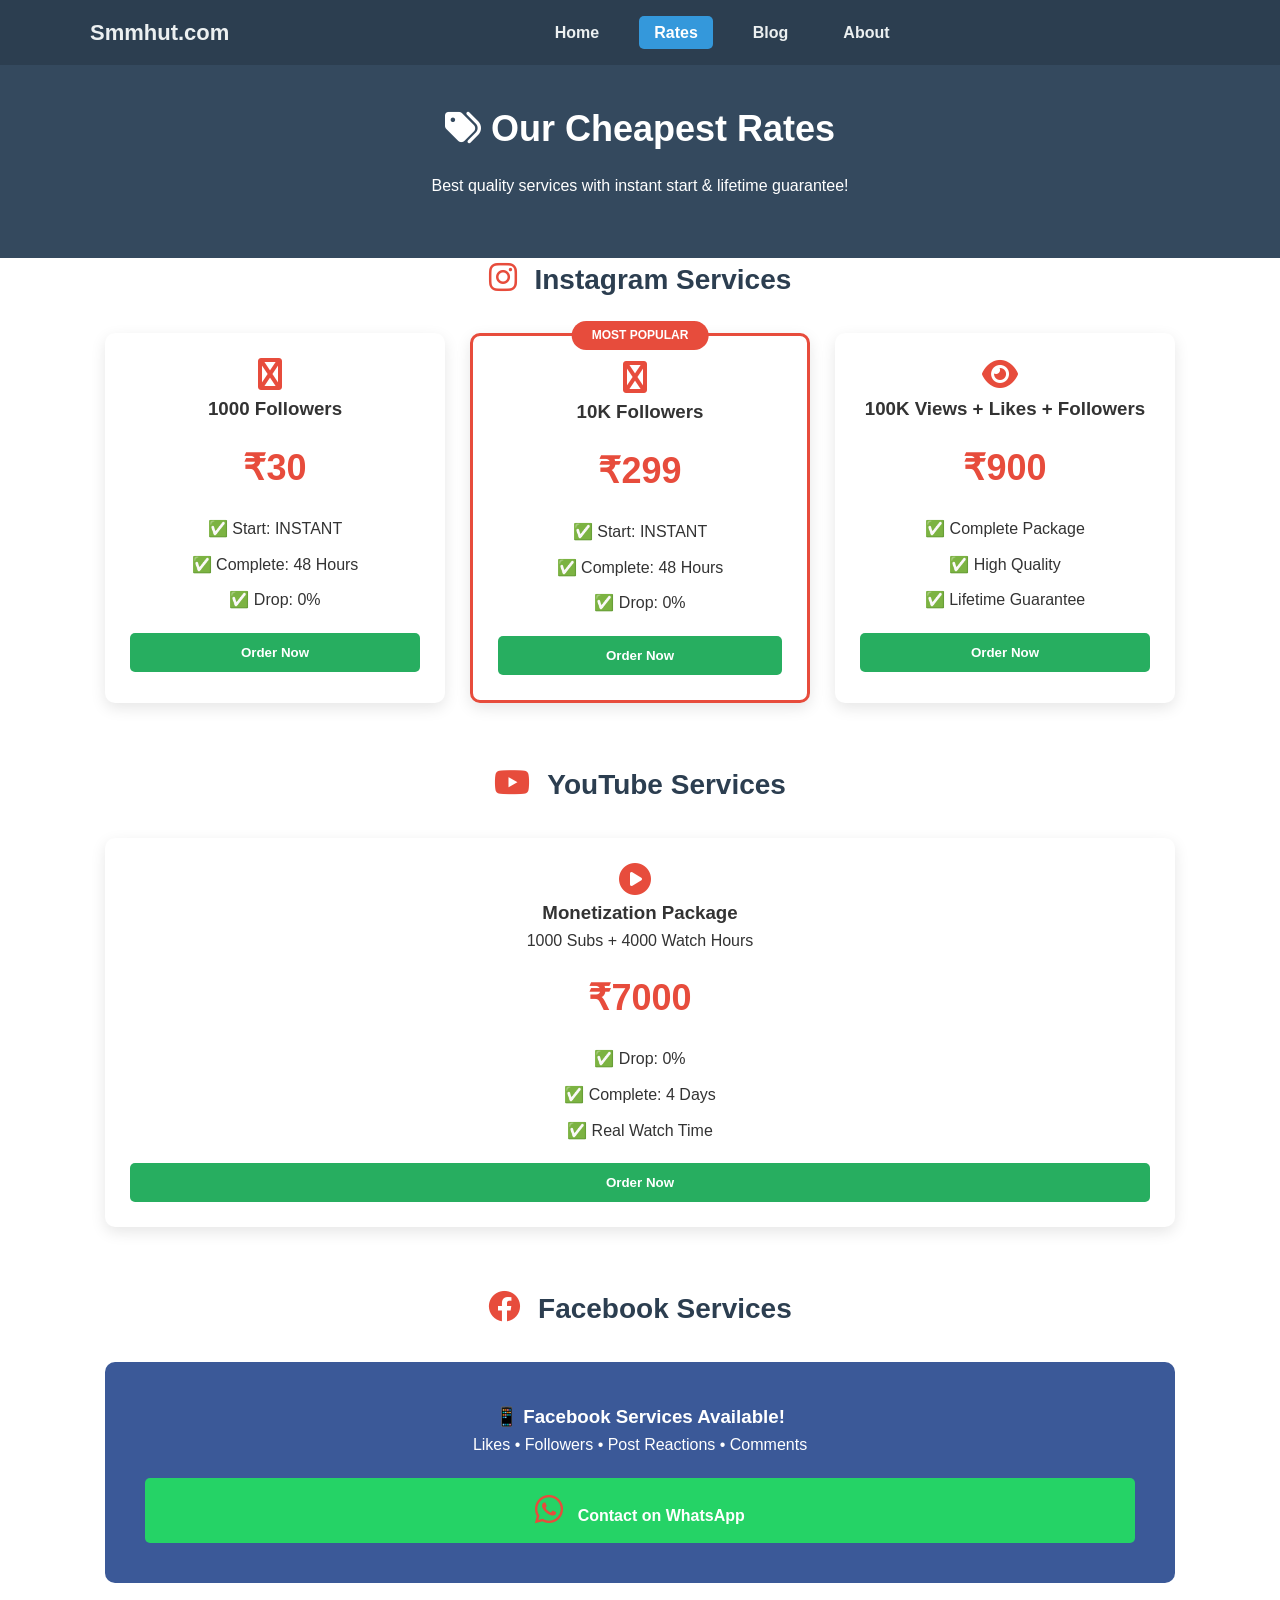
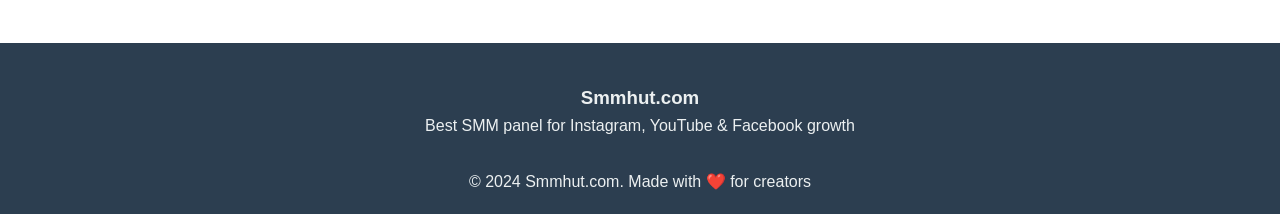
<file: rates.html>
<!DOCTYPE html>
<html lang="en">
<head>
    <meta charset="UTF-8">
    <meta name="viewport" content="width=device-width, initial-scale=1.0">
    <title>Rates - Smmhut.com</title>
    <link rel="stylesheet" href="mypage.css">
    <link rel="stylesheet" href="https://cdnjs.cloudflare.com/ajax/libs/font-awesome/6.0.0/css/all.min.css">
</head>
<body>
    <!-- Navigation -->
    <nav class="navbar">
        <div class="nav-container">
            <div class="logo">
                <h2>Smmhut.com</h2>
            </div>
            <ul class="nav-menu">
                <li><a href="home.html" class="nav-link">Home</a></li>
                <li><a href="rates.html" class="nav-link active">Rates</a></li>
                <li><a href="blog.html" class="nav-link">Blog</a></li>
                <li><a href="about.html" class="nav-link">About</a></li>
            </ul>
            <div class="hamburger">
                <span></span>
                <span></span>
                <span></span>
            </div>
        </div>
    </nav>

    <!-- Rates Section -->
    <section class="rates-hero">
        <div class="container">
            <h1><i class="fas fa-tags"></i> Our Cheapest Rates</h1>
            <p>Best quality services with instant start & lifetime guarantee!</p>
        </div>
    </section>

    <section class="rates-section">
        <div class="container">
            <!-- Instagram Services -->
            <div class="rate-category">
                <h2><i class="fab fa-instagram"></i> Instagram Services</h2>
                <div class="rates-grid">
                    <div class="rate-card">
                        <div class="rate-header">
                            <i class="fab fa-users"></i>
                            <h3>1000 Followers</h3>
                        </div>
                        <div class="rate-price">₹30</div>
                        <ul class="rate-features">
                            <li>✅ Start: INSTANT</li>
                            <li>✅ Complete: 48 Hours</li>
                            <li>✅ Drop: 0%</li>
                        </ul>
                        <button class="order-btn" onclick="orderNow('insta-1k')">Order Now</button>
                    </div>

                    <div class="rate-card popular">
                        <div class="popular-badge">MOST POPULAR</div>
                        <div class="rate-header">
                            <i class="fab fa-users"></i>
                            <h3>10K Followers</h3>
                        </div>
                        <div class="rate-price">₹299</div>
                        <ul class="rate-features">
                            <li>✅ Start: INSTANT</li>
                            <li>✅ Complete: 48 Hours</li>
                            <li>✅ Drop: 0%</li>
                        </ul>
                        <button class="order-btn" onclick="orderNow('insta-10k')">Order Now</button>
                    </div>

                    <div class="rate-card">
                        <div class="rate-header">
                            <i class="fas fa-eye"></i>
                            <h3>100K Views + Likes + Followers</h3>
                        </div>
                        <div class="rate-price">₹900</div>
                        <ul class="rate-features">
                            <li>✅ Complete Package</li>
                            <li>✅ High Quality</li>
                            <li>✅ Lifetime Guarantee</li>
                        </ul>
                        <button class="order-btn" onclick="orderNow('insta-combo')">Order Now</button>
                    </div>
                </div>
            </div>

            <!-- YouTube Services -->
            <div class="rate-category">
                <h2><i class="fab fa-youtube"></i> YouTube Services</h2>
                <div class="rates-grid">
                    <div class="rate-card">
                        <div class="rate-header">
                            <i class="fas fa-play-circle"></i>
                            <h3>Monetization Package</h3>
                            <p>1000 Subs + 4000 Watch Hours</p>
                        </div>
                        <div class="rate-price">₹7000</div>
                        <ul class="rate-features">
                            <li>✅ Drop: 0%</li>
                            <li>✅ Complete: 4 Days</li>
                            <li>✅ Real Watch Time</li>
                        </ul>
                        <button class="order-btn" onclick="orderNow('youtube-monetize')">Order Now</button>
                    </div>
                </div>
            </div>

            <!-- Facebook Services -->
            <div class="rate-category">
                <h2><i class="fab fa-facebook"></i> Facebook Services</h2>
                <div class="facebook-promo">
                    <h3>📱 Facebook Services Available!</h3>
                    <p>Likes • Followers • Post Reactions • Comments</p>
                    <a href="https://wa.me/919781116047?text=Hi%20Smmhut!%20I%20need%20Facebook%20services" class="whatsapp-btn" target="_blank">
                        <i class="fab fa-whatsapp"></i> Contact on WhatsApp
                    </a>
                </div>
            </div>
        </div>
    </section>

    <!-- Footer same as home.html -->
    <footer>
        <div class="container">
            <div class="footer-content">
                <div class="footer-section">
                    <h3>Smmhut.com</h3>
                    <p>Best SMM panel for Instagram, YouTube & Facebook growth</p>
                </div>
            </div>
            <div class="footer-bottom">
                <p>&copy; 2024 Smmhut.com. Made with ❤️ for creators</p>
            </div>
        </div>
    </footer>

    <script src="mypage.js"></script>
</body>
</html>
</file>
<file: mypage.css>
* {
    margin: 0;
    padding: 0;
    box-sizing: border-box;
}

body {
    font-family: Arial, sans-serif;
    line-height: 1.6;
    color: #333;
}

.container {
    max-width: 1100px;
    margin: 0 auto;
    padding: 0 15px;
}

/* Navigation */
.navbar {
    background: #2c3e50;
    padding: 15px 0;
    position: fixed;
    width: 100%;
    top: 0;
    z-index: 100;
}

.nav-container {
    max-width: 1100px;
    margin: 0 auto;
    display: flex;
    justify-content: space-between;
    align-items: center;
}

.logo h2 {
    color: #ecf0f1;
    font-size: 22px;
}

.nav-menu {
    display: flex;
    list-style: none;
}

.nav-menu li {
    margin-left: 25px;
}

.nav-link {
    color: #ecf0f1;
    text-decoration: none;
    font-weight: bold;
    padding: 8px 15px;
    border-radius: 5px;
    transition: 0.3s;
}

.nav-link:hover, .nav-link.active {
    background: #3498db;
    color: white;
}

/* Hero */
.hero {
    background: linear-gradient(45deg, #3498db, #2980b9);
    color: white;
    padding: 120px 0 80px;
    text-align: center;
}

.hero h1 {
    font-size: 42px;
    margin-bottom: 20px;
}

.hero p {
    font-size: 18px;
    margin-bottom: 30px;
    max-width: 600px;
    margin-left: auto;
    margin-right: auto;
}

.btn {
    display: inline-block;
    padding: 12px 30px;
    background: #e74c3c;
    color: white;
    text-decoration: none;
    border-radius: 5px;
    font-weight: bold;
    margin: 0 10px;
    transition: 0.3s;
}

.btn:hover {
    background: #c0392b;
    transform: translateY(-2px);
}

.hero-stats {
    display: flex;
    justify-content: center;
    gap: 50px;
    margin-top: 50px;
    flex-wrap: wrap;
}

.stat {
    text-align: center;
}

.stat h3 {
    font-size: 32px;
    color: #f39c12;
}

/* Services */
.services {
    padding: 80px 0;
    background: #f8f9fa;
}

.section-title {
    text-align: center;
    font-size: 32px;
    margin-bottom: 50px;
}

.services-grid {
    display: grid;
    grid-template-columns: repeat(auto-fit, minmax(300px, 1fr));
    gap: 30px;
}

.service-card {
    background: white;
    padding: 30px;
    border-radius: 10px;
    text-align: center;
    box-shadow: 0 5px 15px rgba(0,0,0,0.1);
}

.service-card i {
    font-size: 50px;
    color: #3498db;
    margin-bottom: 20px;
}

.service-card h3 {
    margin-bottom: 15px;
    color: #2c3e50;
}

/* Rates */
.rates-hero {
    background: #34495e;
    color: white;
    padding: 100px 0 60px;
    text-align: center;
}

.rates-hero h1 {
    font-size: 36px;
    margin-bottom: 15px;
}

.rate-category {
    margin-bottom: 60px;
}

.rate-category h2 {
    font-size: 28px;
    text-align: center;
    margin-bottom: 30px;
    color: #2c3e50;
}

.rate-category i {
    color: #e74c3c;
    font-size: 32px;
    margin-right: 10px;
}

.rates-grid {
    display: grid;
    grid-template-columns: repeat(auto-fit, minmax(300px, 1fr));
    gap: 25px;
}

.rate-card {
    background: white;
    padding: 25px;
    border-radius: 10px;
    box-shadow: 0 5px 15px rgba(0,0,0,0.1);
    text-align: center;
}

.rate-card.popular {
    border: 3px solid #e74c3c;
    position: relative;
}

.popular-badge {
    position: absolute;
    top: -15px;
    left: 50%;
    transform: translateX(-50%);
    background: #e74c3c;
    color: white;
    padding: 5px 20px;
    border-radius: 20px;
    font-size: 12px;
    font-weight: bold;
}

.rate-price {
    font-size: 36px;
    color: #e74c3c;
    font-weight: bold;
    margin: 15px 0;
}

.rate-features li {
    list-style: none;
    padding: 5px 0;
}

.order-btn {
    width: 100%;
    padding: 12px;
    background: #27ae60;
    color: white;
    border: none;
    border-radius: 5px;
    font-weight: bold;
    cursor: pointer;
    margin-top: 15px;
}

.order-btn:hover {
    background: #229954;
}

.whatsapp-btn {
    display: block;
    background: #25D366;
    color: white;
    padding: 15px 25px;
    text-decoration: none;
    border-radius: 5px;
    font-weight: bold;
    text-align: center;
    margin-top: 20px;
}

.facebook-promo {
    background: #3b5998;
    color: white;
    padding: 40px;
    border-radius: 10px;
    text-align: center;
}

/* Blog */
.blog-hero {
    background: #ecf0f1;
    padding: 100px 0 60px;
    text-align: center;
}

.blog-post {
    background: white;
    padding: 40px;
    border-radius: 10px;
    box-shadow: 0 5px 15px rgba(0,0,0,0.1);
    max-width: 800px;
    margin: 0 auto;
}

.blog-post h2 {
    color: #2c3e50;
    margin-bottom: 20px;
}

.blog-post h3 {
    color: #3498db;
    margin: 25px 0 15px;
}

.process-steps {
    display: flex;
    gap: 20px;
    flex-wrap: wrap;
    justify-content: center;
}

.step {
    flex: 1;
    min-width: 200px;
    text-align: center;
    padding: 20px;
    background: #f8f9fa;
    border-radius: 8px;
}

.step-number {
    width: 50px;
    height: 50px;
    background: #3498db;
    color: white;
    border-radius: 50%;
    display: flex;
    align-items: center;
    justify-content: center;
    margin: 0 auto 10px;
    font-weight: bold;
}

/* Footer */
footer {
    background: #2c3e50;
    color: #ecf0f1;
    padding: 40px 0 20px;
    text-align: center;
}

.footer-content {
    display: flex;
    justify-content: space-around;
    margin-bottom: 30px;
    flex-wrap: wrap;
}

.footer-section a {
    color: #bdc3c7;
    text-decoration: none;
    display: block;
    margin: 5px 0;
}

.footer-section a:hover {
    color: #3498db;
}

/* Responsive */
@media (max-width: 768px) {
    .nav-menu {
        flex-direction: column;
        position: fixed;
        top: 60px;
        left: -100%;
        width: 100%;
        background: #2c3e50;
    }
    
    .hero h1 {
        font-size: 28px;
    }
    
    .hero-stats {
        flex-direction: column;
        gap: 20px;
    }
    
    .process-steps {
        flex-direction: column;
    }
}
</file>
